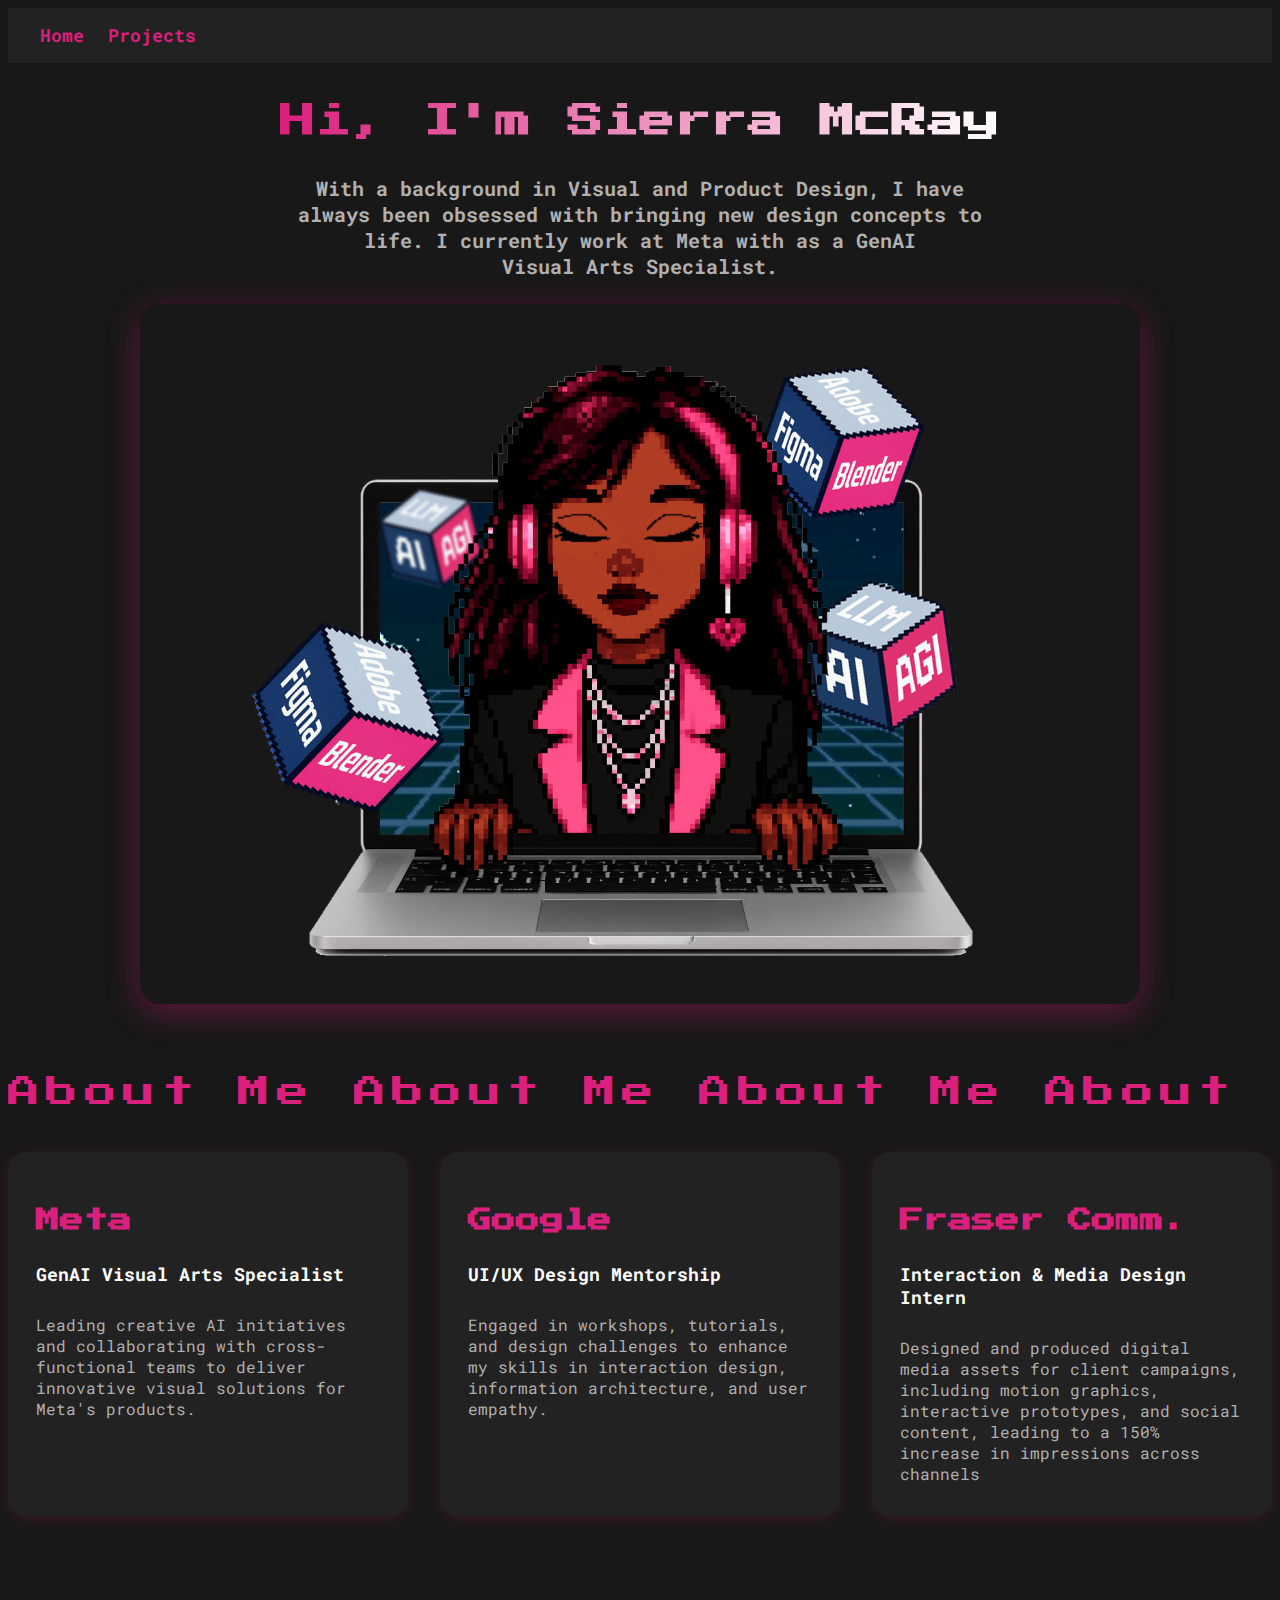
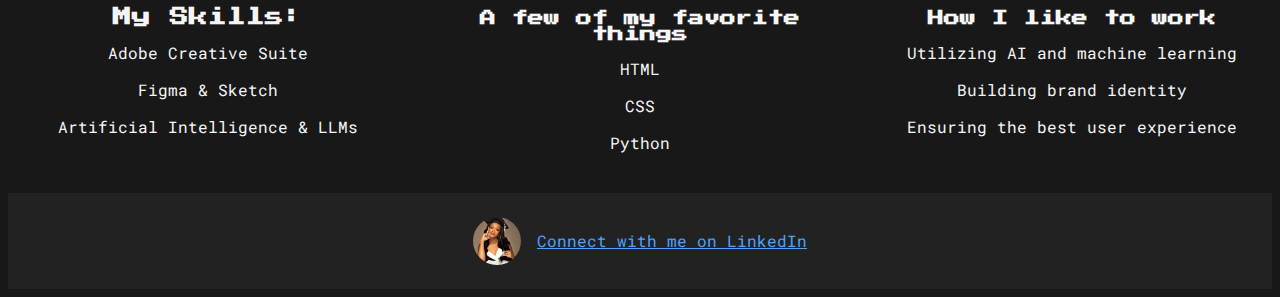
<file: index.html>
<!-- Disclosure: This website was created and maintained by Sierra McRay, with the assistance 
 of an AI agent (GitHub Copilot) for structuring the columns and implementing the eye and scroll animation.
 Week 3: AI helped fix organization of folders, after I unfortunately broke it when trying to sort them, but it should be working fine now. -->
<!DOCTYPE html>
<html>
    <head>
        <meta charset="utf-8">
        <meta http-equiv="X-UA-Compatible" content="IE=edge">
        <title></title>
        <meta name="description" content="">
        <meta name="viewport" content="width=device-width, initial-scale=1">
    <link rel="stylesheet" href="styles/style.css">
    <link href="https://fonts.googleapis.com/css2?family=Press+Start+2P&family=Roboto+Mono:wght@400;700&display=swap" rel="stylesheet">
    </head>
    <body>
        <div class="layout-container">
            <nav class="site-nav">
                <a href="index.html">Home</a>
                <a href="projects.html">Projects</a>
            </nav>
            <header class="site-header">
                <h1>Hi, I'm Sierra McRay</h1>
            </header>
            <main class="site-main">
                <h2 style="text-align:center; margin: 16px 0 24px 0;">With a background in Visual and Product Design, I have <br> always been obsessed with bringing new design concepts to <br> life. I currently work at Meta with as a GenAI <br> Visual Arts Specialist.</h2>
                <div id="hero-image-container">
                    <img id="hero-image" src="img/eyesclosed.png" alt="Sierra McRay">
                </div>
                <script>
                    const images = ["img/eyesclosed.png", "img/eyesopened.png"];
                    let current = 0;
                    setInterval(() => {
                        current = (current + 1) % images.length;
                        document.getElementById("hero-image").src = images[current];
                    }, 1000);
                </script>
                <div id="about-marquee-container">
                    <div id="about-marquee">
                        <span>About Me&nbsp;</span><span>About Me&nbsp;</span><span>About Me&nbsp;</span><span>About Me&nbsp;</span><span>About Me&nbsp;</span><span>About Me&nbsp;</span><span>About Me&nbsp;</span><span>About Me&nbsp;</span><span>About Me&nbsp;</span><span>About Me&nbsp;</span>
                    </div>
                </div>

                <div class="experience-row">
                    <div class="experience-box">
                        <h3>Meta</h3>
                        <h4>GenAI Visual Arts Specialist</h4>
                        <p>Leading creative AI initiatives and collaborating with cross-functional teams to deliver innovative visual solutions for Meta's products.</p>
                    </div>
                    <div class="experience-box">
                        <h3>Google</h3>
                        <h4>UI/UX Design Mentorship</h4>
                        <p>Engaged in workshops, tutorials, and design challenges to enhance my skills in interaction design, information architecture, and user empathy.</p>
                    </div>
                    <div class="experience-box">
                        <h3>Fraser Comm.</h3>
                        <h4>Interaction & Media Design Intern</h4>
                        <p>Designed and produced digital media assets for client campaigns, including motion graphics, interactive prototypes, and social content, leading to a 150% increase in impressions across channels</p>
                    </div>
                </div>

                <div class="three-column-headings">
                    <div>
                        <h3>My Skills:</h3>
                        <p>Adobe Creative Suite</p>
                        <p>Figma & Sketch</p>
                        <p>Artificial Intelligence & LLMs</p>
                    </div>
                    <div>
                        <h4>A few of my favorite things</h4>
                        <p>HTML</p>
                        <p>CSS</p>
                        <p>Python</p>
                    </div>
                    <div>
                        <h4>How I like to work</h4>
                        <p>Utilizing AI and machine learning</p>
                        <p>Building brand identity</p>
                        <p>Ensuring the best user experience</p>
                    </div>
                </div>
            </main>
            <footer class="site-footer">
                <div style="display: flex; align-items: center; justify-content: center; gap: 16px;">
                    <img src="img/sierra.png" alt="Sierra McRay" style="width:48px; height:48px; border-radius:50%; object-fit:cover;">
                    <a href="https://www.linkedin.com/in/sierra-mcray/" target="_blank" rel="noopener noreferrer">Connect with me on LinkedIn</a>
                </div>
            </footer>
    </body>
</html>
</file>
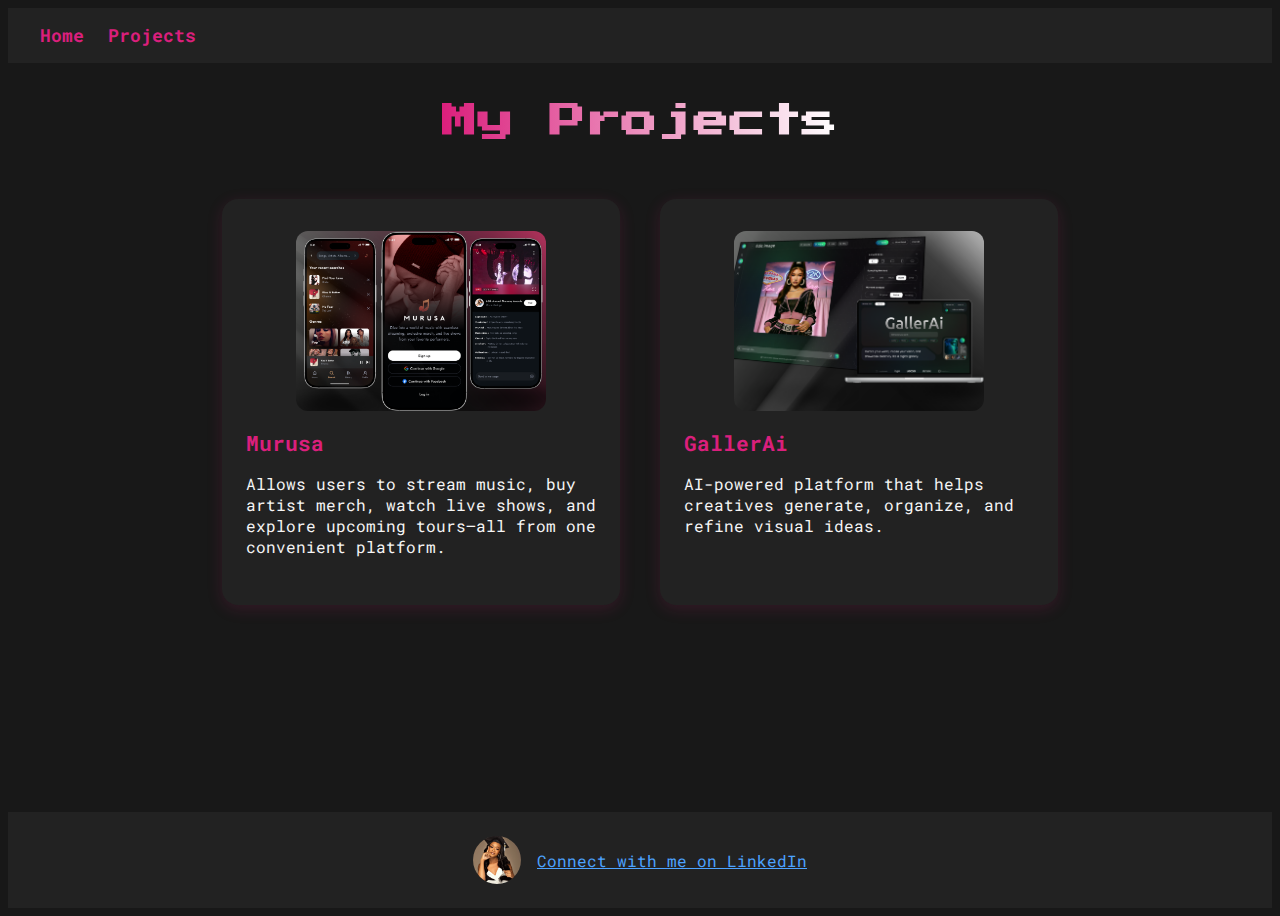
<file: projects.html>
<!DOCTYPE html>
<html>
<head>
    <meta charset="utf-8">
    <meta http-equiv="X-UA-Compatible" content="IE=edge">
    <title>Projects - Sierra McRay</title>
    <meta name="viewport" content="width=device-width, initial-scale=1">
    <link rel="stylesheet" href="styles/style.css">
    <link href="https://fonts.googleapis.com/css2?family=Press+Start+2P&family=Roboto+Mono:wght@400;700&display=swap" rel="stylesheet">
</head>
<body>
    <div class="layout-container">
        <nav class="site-nav">
            <a href="index.html">Home</a>
            <a href="projects.html">Projects</a>
        </nav>
        <header class="site-header">
            <h1>My Projects</h1>
        </header>
        <main class="projects-main">
            <div class="projects-list">
                <section class="project">
                    <img src="img/project1.png" alt="Project 1" class="project-img">
                    <div class="project-info">
                        <h2>Murusa</h2>
                        <p>Allows users to stream music, buy artist merch, watch live shows, and explore upcoming tours—all from one convenient platform.</p>
                    </div>
                </section>
                <section class="project">
                    <img src="img/project2.png" alt="Project 2" class="project-img">
                    <div class="project-info">
                        <h2>GallerAi</h2>
                        <p>AI-powered platform that helps creatives generate, organize, and refine visual ideas.</p>
                    </div>
                </section>
            </div>
        </main>
        <footer class="site-footer">
            <div style="display: flex; align-items: center; justify-content: center; gap: 16px;">
                <img src="img/sierra.png" alt="Sierra McRay" style="width:48px; height:48px; border-radius:50%; object-fit:cover;">
                <a href="https://www.linkedin.com/in/sierra-mcray/" target="_blank" rel="noopener noreferrer">Connect with me on LinkedIn</a>
            </div>
        </footer>
    </div>
</body>
</html>
</file>
<file: styles/style.css>
/* Experience Section Flexbox */
.experience-row {
    display: flex;
    flex-direction: row;
    gap: 32px;
    justify-content: center;
    margin: 40px 0 32px 0;
}
.experience-box {
    background: #222;
    border-radius: 18px;
    box-shadow: 0 4px 16px rgba(218, 31, 124, 0.15);
    padding: 32px 28px;
    min-width: 280px;
    max-width: 400px;
    flex: 1 1 320px;
    display: flex;
    flex-direction: column;
    align-items: flex-start;
}
.experience-box h3 {
    font-size: 1.5em;
    margin-bottom: 8px;
    color: #da1f7c;
    font-family: 'Press Start 2P', cursive;
}
.experience-box h4 {
    font-size: 1.1em;
    margin-bottom: 12px;
    color: #fff;
    font-family: 'Roboto Mono', monospace;
}
.experience-box p {
    color: #b0b0b0;
    font-size: 1em;
    margin-bottom: 0;
}
/* Flexbox for Projects Page */
.projects-list {
    display: flex;
    flex-wrap: wrap;
    gap: 40px;
    justify-content: center;
    margin: 40px 0;
}
.project {
    display: flex;
    flex-direction: column;
    align-items: center;
    background: #222;
    border-radius: 16px;
    box-shadow: 0 4px 16px rgba(218, 31, 124, 0.15);
    padding: 32px 24px;
    max-width: 350px;
    flex: 1 1 300px;
}
.project-img {
    width: 100%;
    max-width: 250px;
    height: 180px;
    object-fit: cover;
    border-radius: 12px;
    margin-bottom: 18px;
}
.project-info h2 {
    font-size: 1.3em;
    margin-bottom: 10px;
    color: #da1f7c;
}
.project-info p {
    color: #f5f5f5;
    font-size: 1em;
}
.layout-container {
    display: flex;
    flex-direction: column;
    min-height: 100vh;
}
.site-nav {
    display: flex;
    justify-content: flex-start;
    gap: 24px;
    background: #222;
    padding: 16px 32px;
    font-family: 'Roboto Mono', monospace;
    font-size: 1.1em;
}
.site-nav a {
    color: #da1f7c;
    text-decoration: none;
    font-weight: bold;
    transition: color 0.2s;
}
.site-nav a:hover {
    color: #fff;
}
.site-header {
    display: flex;
    flex-direction: column;
    align-items: center;
    justify-content: center;
    padding: 40px 0 20px 0;
    background: #181818;
}
.site-main {
    flex: 1;
    display: flex;
    flex-direction: column;
    align-items: stretch;
    justify-content: flex-start;
}
.site-footer {
    display: flex;
    align-items: center;
    justify-content: center;
    background: #222;
    color: #f5f5f5;
    padding: 24px 0;
    margin-top: auto;
}
body {
    background-color: #181818;
    color: #f5f5f5;
    font-family: 'Roboto Mono', monospace;
}

#hero-image-container {
    min-height: 500px;
    display: flex;
    flex-direction: column;
    align-items: center;
    justify-content: center;
    margin: 1px 0 40px 0;
}

#hero-image {
    max-width: 1000px;
    width: 100%;
    height: 700px;
    object-fit: cover;
    border-radius: 20px;
    box-shadow: 0 8px 32px 0 rgba(218, 31, 124, 0.4), 0 1.5px 8px 0 rgba(0,0,0,0.25);
}

header {
    background-color: #181818;
    padding: 80px 20px 20px 20px;
    text-align: center;
    font-size: 2.5em;
}

h1 {
    font-size: 36px;
    margin: 0;
    font-family: 'Press Start 2P', cursive;
    background: linear-gradient(90deg, #da1f7c, #fff);
    -webkit-background-clip: text;
    -webkit-text-fill-color: transparent;
    background-clip: text;
    color: transparent;
}

h3, h4 {
    font-family: 'Press Start 2P', cursive;
}

h2 {
    color: #b0b0b0;
    font-size: 20px;
    margin: 0;
    font-family: 'Roboto Mono', monospace;
}

a {
    color: #4da3ff;
}

footer {
    background-color: #222;
    color: #f5f5f5;
}

.three-column-headings {
    display: flex;
    justify-content: space-between;
    gap: 32px;
    margin: 40px 0 24px 0;
}
.three-column-headings > div {
    flex: 1;
    text-align: center;
}
.three-column-headings h3,
.three-column-headings h4 {
    margin-bottom: 16px;
}
.three-column-headings ol,
.three-column-headings ul {
    margin: 0 auto;
    display: inline-block;
    text-align: left;
}

#about-marquee-container {
    width: 100%;
    overflow: hidden;
    margin: 32px 0 0 0;
    background: transparent;
}
#about-marquee {
    display: inline-block;
    white-space: nowrap;
    animation: marquee-left 8s linear infinite;
    font-family: 'Press Start 2P', cursive;
    font-size: 2em;
    color: #da1f7c;
    letter-spacing: 0.2em;
}
@keyframes marquee-left {
    0% {
        transform: translateX(0);
    }
    100% {
        transform: translateX(-50%);
    }
}
</file>
